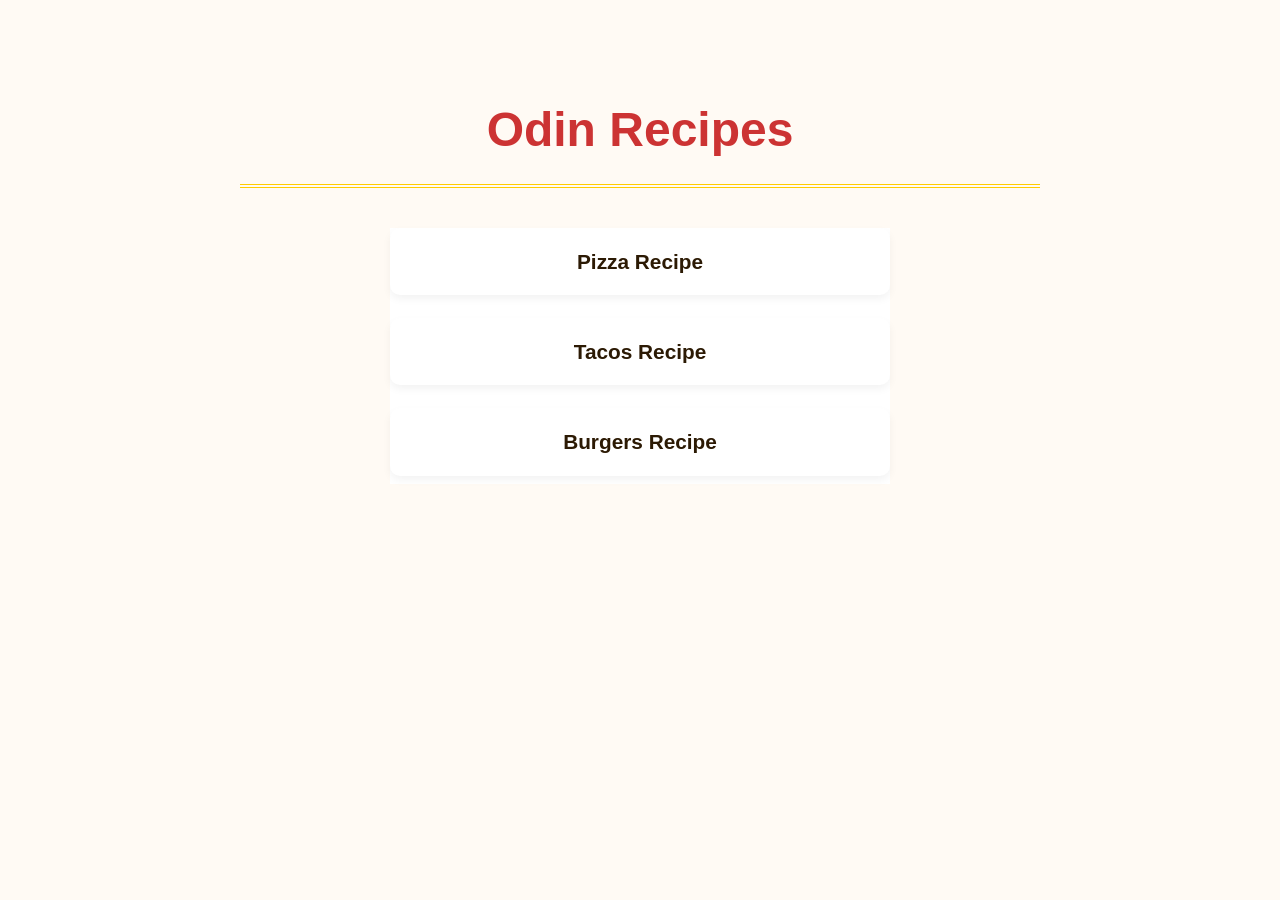
<file: index.html>
<!DOCTYPE html>
<html lang="en">
<head>
    <meta charset="UTF-8">
    <title>Odin Recipes</title>
    <link rel="stylesheet" href="recipes/style.css">
</head>
<body class="home-page">
<h1>Odin Recipes</h1>
<ul>
    <li><a href="recipes/pizza.html">Pizza Recipe</a></li>
    <li><a href="recipes/tacos.html">Tacos Recipe</a></li>
    <li><a href="recipes/burgers.html">Burgers Recipe</a></li>
</ul>
</body>
</html>
</file>
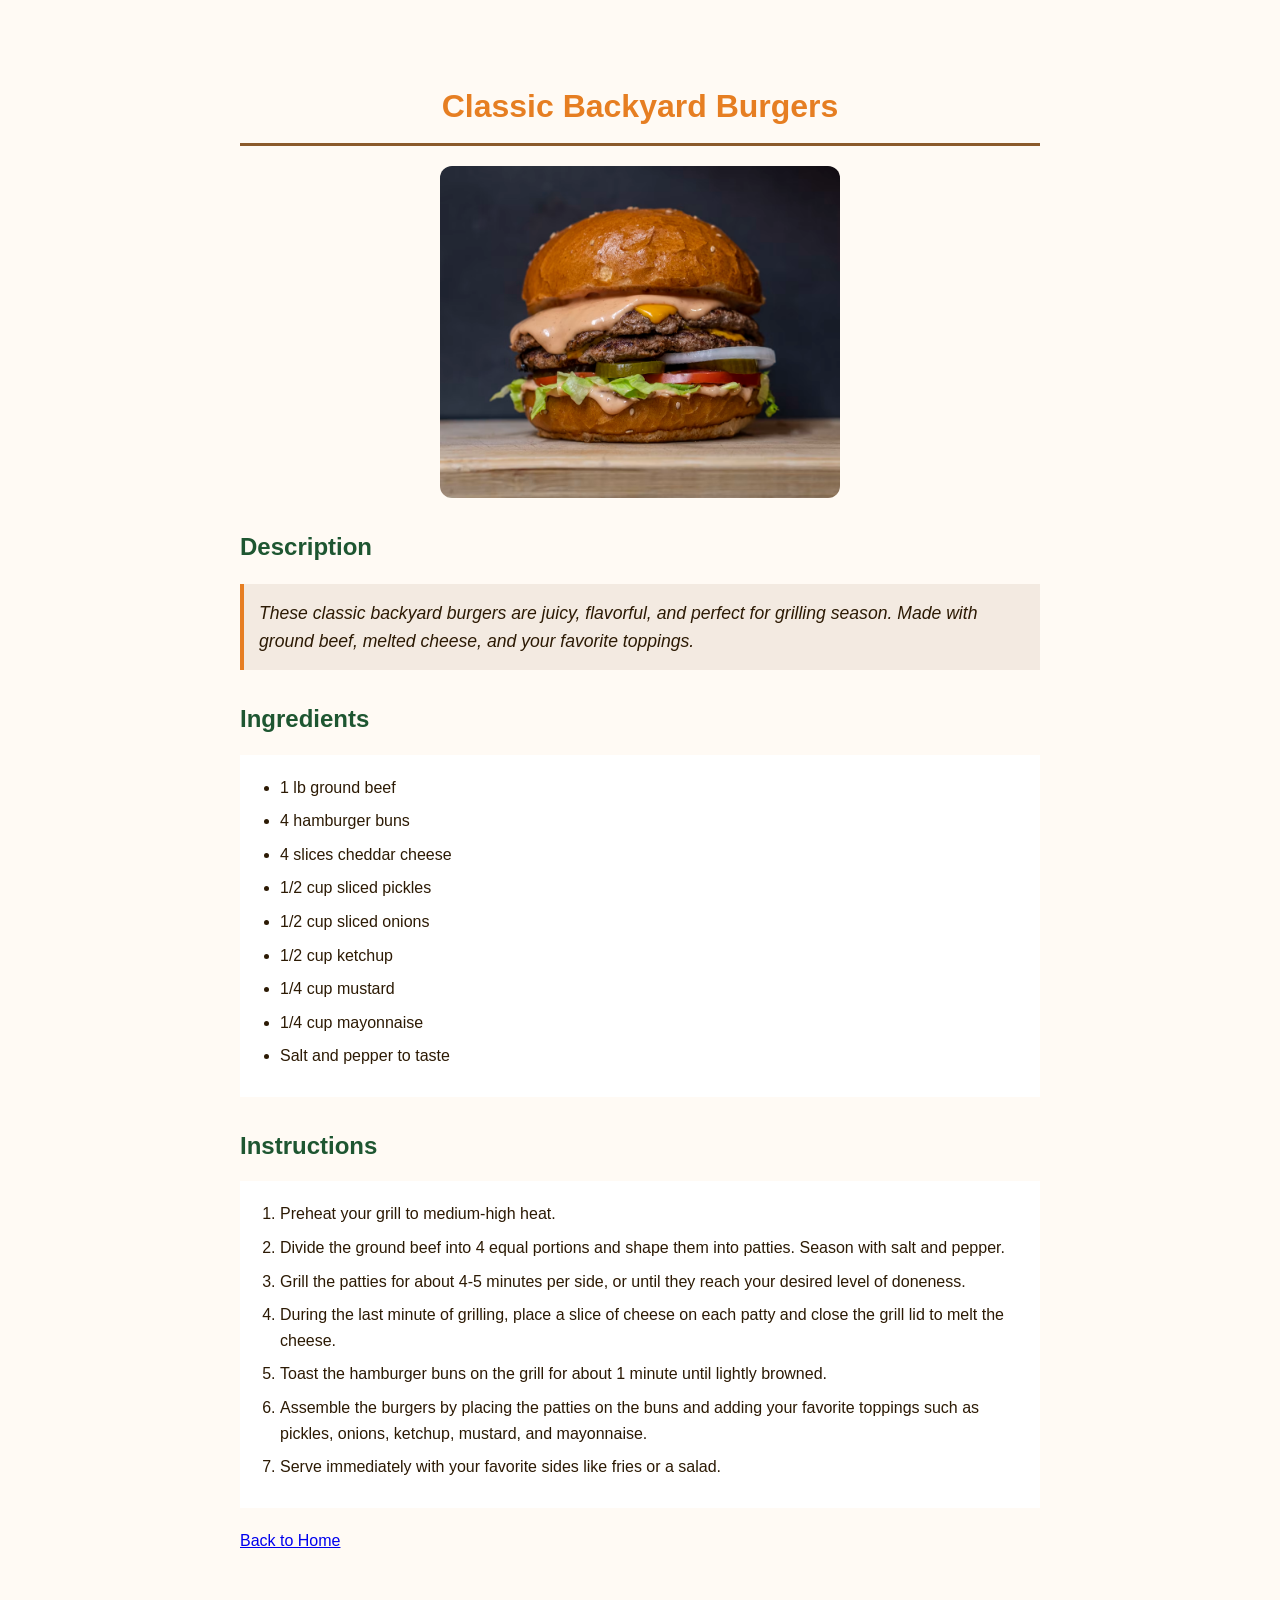
<file: recipes/burgers.html>
<!DOCTYPE html>
<html lang="en">
<head>
    <meta charset="UTF-8">
    <title>Classic Burger Recipe</title>
    <link rel="stylesheet" href="style.css">
</head>
<body class="burger-page">
    <h1>Classic Backyard Burgers</h1>
    <img src="classic-burger.avif" alt="Juicy cheeseburgers with fries" width="400" height="400">
    <h2>Description</h2>
    <p>These classic backyard burgers are juicy, flavorful, and perfect for grilling season. Made with ground beef, melted cheese, and your favorite toppings.</p>
    <h2>Ingredients</h2>
    <ul>
        <li>1 lb ground beef</li>
        <li>4 hamburger buns</li>
        <li>4 slices cheddar cheese</li>
        <li>1/2 cup sliced pickles</li>
        <li>1/2 cup sliced onions</li>
        <li>1/2 cup ketchup</li>
        <li>1/4 cup mustard</li>
        <li>1/4 cup mayonnaise</li>
        <li>Salt and pepper to taste</li>
    </ul>
    <h2>Instructions</h2>
    <ol>
        <li>Preheat your grill to medium-high heat.</li>
        <li>Divide the ground beef into 4 equal portions and shape them into patties. Season with salt and pepper.</li>
        <li>Grill the patties for about 4-5 minutes per side, or until they reach your desired level of doneness.</li>
        <li>During the last minute of grilling, place a slice of cheese on each patty and close the grill lid to melt the cheese.</li>
        <li>Toast the hamburger buns on the grill for about 1 minute until lightly browned.</li>
        <li>Assemble the burgers by placing the patties on the buns and adding your favorite toppings such as pickles, onions, ketchup, mustard, and mayonnaise.</li>
        <li>Serve immediately with your favorite sides like fries or a salad.</li>
    </ol>
    <a href="../index.html">Back to Home</a>
</body>
</html>
</file>
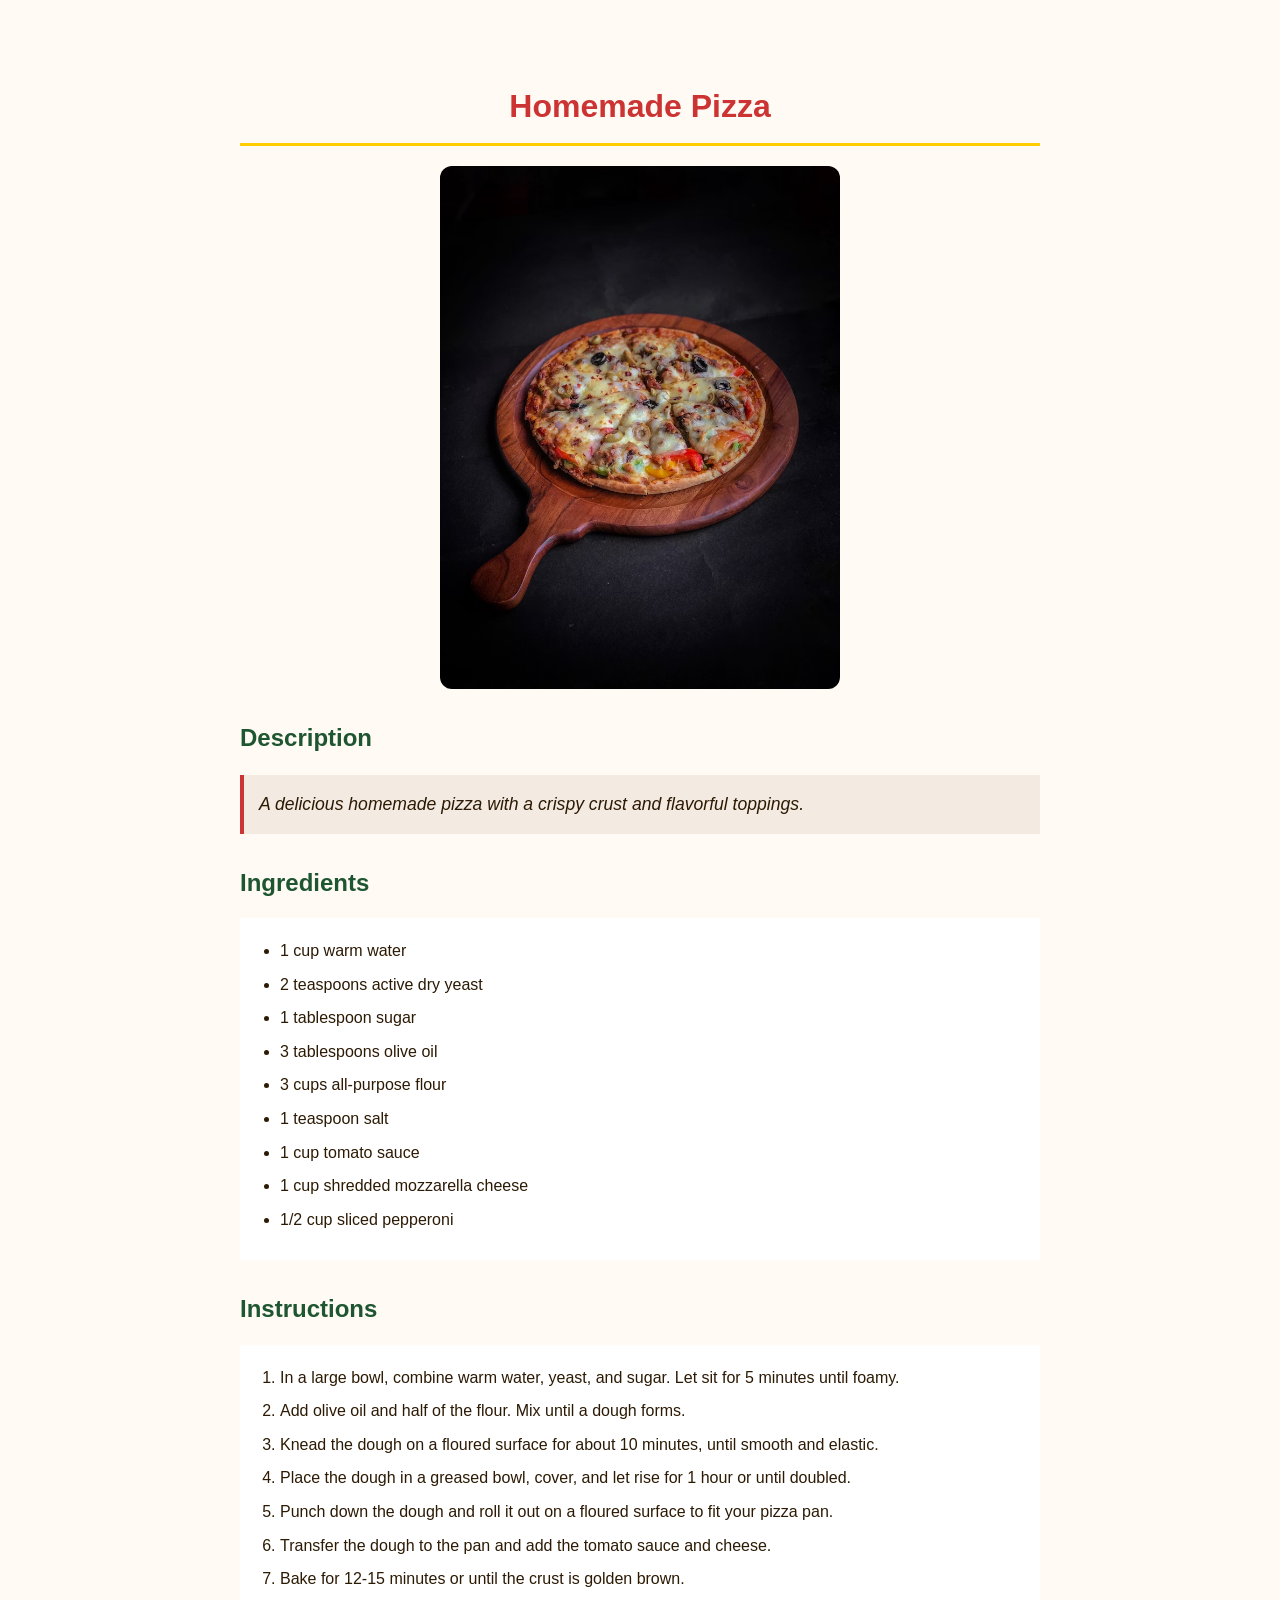
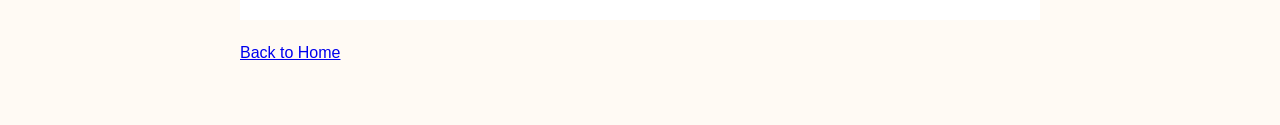
<file: recipes/pizza.html>
<!DOCTYPE html>
<html lang="en">
<head>
    <meta charset="UTF-8">
    <title>Pizza Recipe</title>
    <link rel="stylesheet" href="style.css">
</head>
<body>
    <h1>Homemade Pizza</h1>
    <img src="homemade-pizza.avif" alt="Freshly backed homemade pizza" width="400" height="400">
    
    <h2>Description</h2>
    <p>A delicious homemade pizza with a crispy crust and flavorful toppings.</p>

    <h2>Ingredients</h2>
    <ul>
        <li>1 cup warm water</li>
        <li>2 teaspoons active dry yeast</li>
        <li>1 tablespoon sugar</li>
        <li>3 tablespoons olive oil</li>
        <li>3 cups all-purpose flour</li>
        <li>1 teaspoon salt</li>
        <li>1 cup tomato sauce</li>
        <li>1 cup shredded mozzarella cheese</li>
        <li>1/2 cup sliced pepperoni</li>
    </ul>

    <h2>Instructions</h2>
    <ol>
        <li>In a large bowl, combine warm water, yeast, and sugar. Let sit for 5 minutes until foamy.</li>
        <li>Add olive oil and half of the flour. Mix until a dough forms.</li>
        <li>Knead the dough on a floured surface for about 10 minutes, until smooth and elastic.</li>
        <li>Place the dough in a greased bowl, cover, and let rise for 1 hour or until doubled.</li>
        <li>Punch down the dough and roll it out on a floured surface to fit your pizza pan.</li>
        <li>Transfer the dough to the pan and add the tomato sauce and cheese.</li>
        <li>Bake for 12-15 minutes or until the crust is golden brown.</li>
    </ol>

    <a href="../index.html">Back to Home</a>
</body>
</html>
</file>
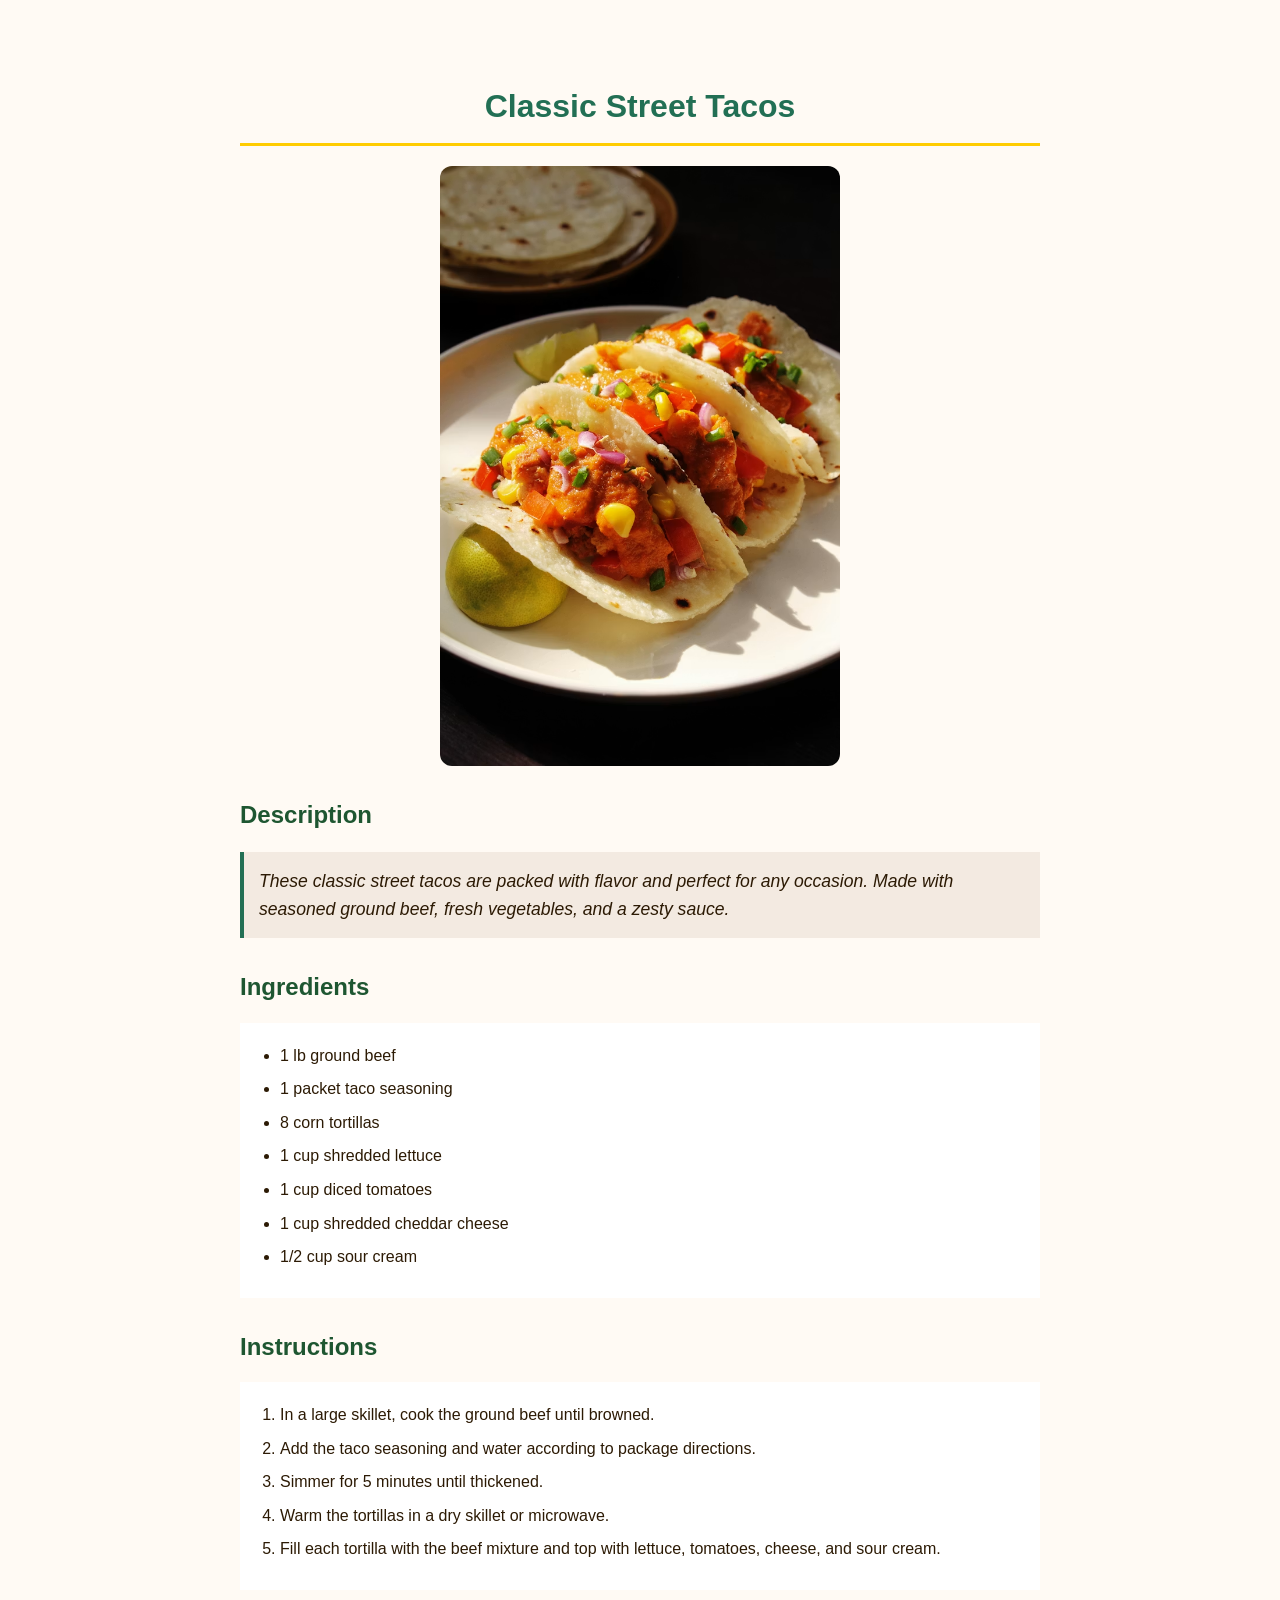
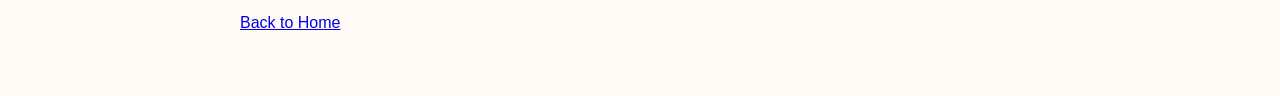
<file: recipes/tacos.html>
<!DOCTYPE html>
<html lang="en">
<head>
    <meta charset="UTF-8">
    <title>Street Taco Recipe</title>
    <link rel="stylesheet" href="style.css">
</head>
<body class="taco-page">
    <h1>Classic Street Tacos</h1>
    <img src="street-tacos.avif" alt="Delicious street tacos" width="400" height="400">
    <h2>Description</h2>
    <p>These classic street tacos are packed with flavor and perfect for any occasion. Made with seasoned ground beef, fresh vegetables, and a zesty sauce.</p>

    <h2>Ingredients</h2>
    <ul>
        <li>1 lb ground beef</li>
        <li>1 packet taco seasoning</li>
        <li>8 corn tortillas</li>
        <li>1 cup shredded lettuce</li>
        <li>1 cup diced tomatoes</li>
        <li>1 cup shredded cheddar cheese</li>
        <li>1/2 cup sour cream</li>
    </ul>

    <h2>Instructions</h2>
    <ol>
        <li>In a large skillet, cook the ground beef until browned.</li>
        <li>Add the taco seasoning and water according to package directions.</li>
        <li>Simmer for 5 minutes until thickened.</li>
        <li>Warm the tortillas in a dry skillet or microwave.</li>
        <li>Fill each tortilla with the beef mixture and top with lettuce, tomatoes, cheese, and sour cream.</li>
    </ol>

    <a href="../index.html">Back to Home</a>
</body>
</html>
</file>
<file: recipes/style.css>
body {
    background-color: #fffaf4;
    color: #2c1a04;
    font-family: 'Segoe UI', Arial, sans-serif;
    line-height: 1.6;
    max-width: 800px;
    margin: 40px auto;
    padding: 20px;
}
h1 {
    color: #cc3333;
    text-align: center;
    margin-bottom: 20px;
    border-bottom: 3px solid #ffcc00;
    padding-bottom: 10px;
}
h2 {
    color: #1e5631;
    margin-top: 30px;
    margin-bottom: 10px;
}
img {
    display: block;
    height: auto;
    margin: 20px auto;
    max-width: 100%;
    border-radius: 12px;
}
p {
    font-size: 1.1rem;
    font-style: italic;
    background-color: #f3eae1;
    padding: 15px;
    border-left: 4px solid #cc3333;
}
ul, ol {
    background-color: #ffffff;
    padding: 20px 20px 20px 40px;
    margin-bottom: 20px;
}
li {
    margin-bottom: 8px;
}
.taco-page h1 {
    color: #226f54;
    border-bottom: 3px solid #ffcc00;
}
.taco-page h2 {
    color: #1d9381e;
}
.taco-page p {
    border-left: 4px solid #226f54;
}
.taco-page ol li : :marker {
    color: #226f54;
}
.burger-page h1 {
    color: #e67e22;
    border-bottom: 3px solid #8b5a2b;
}
.burger-page h2 {
    color: #8b52b;
}
.burger-page p {
    border-left: 4px solid #e67e22;
}
.burger-page ol li : :marker {
    color: #e67e22;
}
.home-page h1 {
    font-size: 3rem;
    text-align: center;
    color: #cc3333;
    margin-bottom: 40px;
    border-bottom: 4px double #ffcc00;
    padding-bottom: 15px;
}
.home-page ul {
    list-style-type: none;
    padding: 0;
    max-width: 500px;
    margin: 0 auto;
    display: flex;
    flex-direction: column;
    gap: 15px;
}
.home-page li a {
    display: block;
    text-align: center;
    text-decoration: none;
    background-color: #ffffff;
    color: #2c1a04;
    font-weight: bold;
    font-size: 1.3rem;
    padding: 15px 20px;
    border-radius: 10px;
    box-shadow: 0 4px 8px rgba(0, 0, 0, 0.05);
    border: 2px solid transparent;
    transition: all 0.2s ease-in-out;
}
.home-page li a:hover {
    transform: translateY(-3px);
    box-shadow: 0 6px 12px rgba(0, 0, 0, 0.1);
    background-color: #ffcc00;
    border-color: #cc3333;
}
</file>
